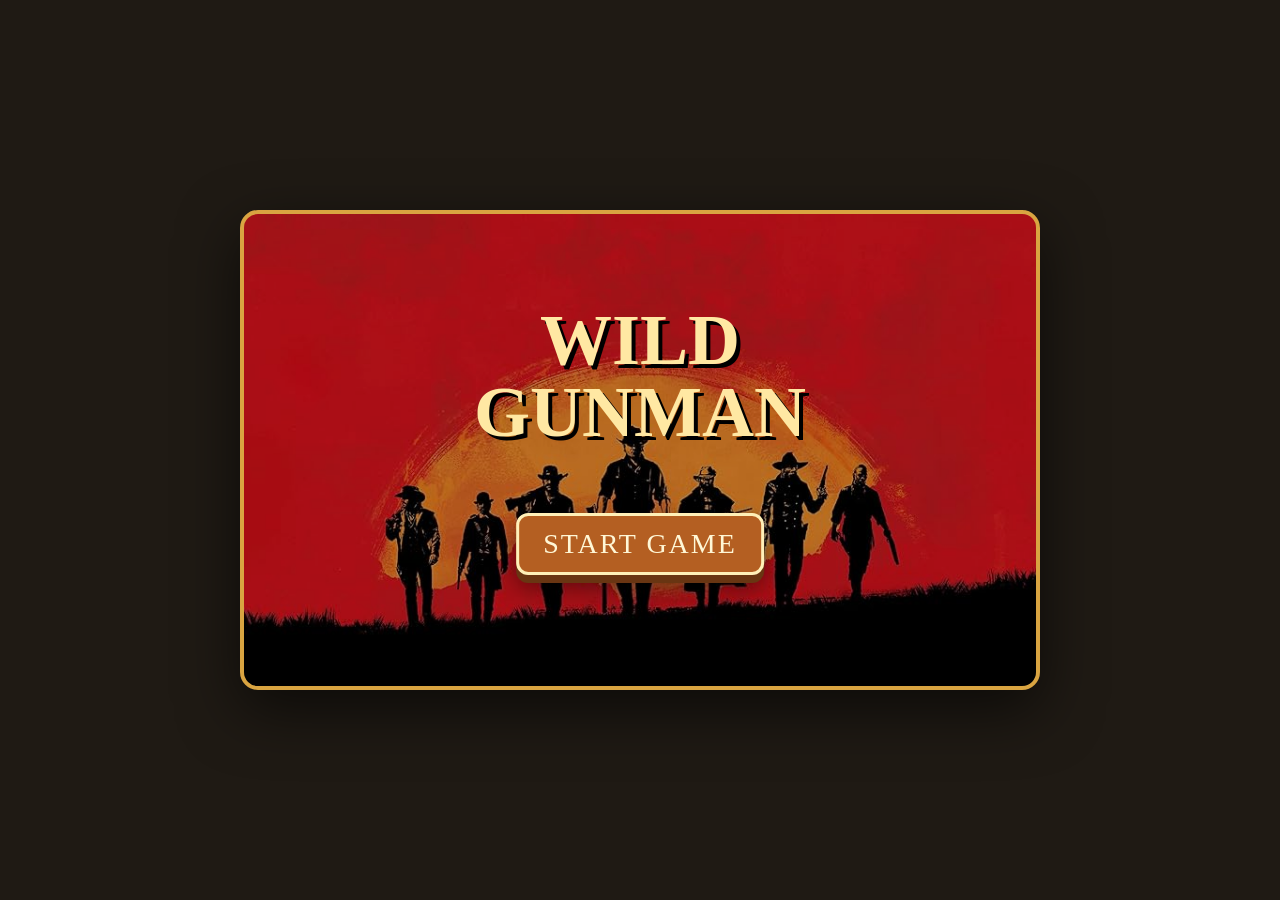
<file: index.html>
<!DOCTYPE html>
<html lang="en">
<head lang="en">
    <meta charset="UTF-8">
    <title>Wild Gunman</title>
    <link rel="stylesheet" href="css/style.css"/>
</head>
<body>
<section class="game-menu">
    <h1 class="game-menu__title">Wild Gunman</h1>
    <button class="button button-start-game">Start Game</button>
</section>

<div class="wrapper">
    <section class="game-panels">
        <div class="players-panel">
            <div class="players-panel__you">Time.You</div>
            <div class="players-panel__gunman">Gunman</div>
        </div>
        <div class="white-line"></div>
        <div class="time-panel">
            <div class="time-panel__you">0.00</div>
            <div class="time-panel__gunman">0.00</div>
        </div>
        <div class="score-panel">
            <div class="score-panel__score">Score:<span class="score-panel__score_num">0</span></div>
            <div class="score-panel__level">Level 1</div>
        </div>
    </section>

    <div class="message"></div>

    <section class="game-screen">
        <div class="gunman"></div>
        <button class="button button-restart">Restart</button>
        <button class="button button-next-level">Next Level</button>
    </section>
</div>

<section class="win-screen">
    <h2 class="win-screen__title">You have won the game!</h2>
    <div class="score-panel__score">Score:<span class="score-panel__win-score_num">0</span></div>
</section>
<script src="js/script.js"></script>
</body>
</html>
</file>
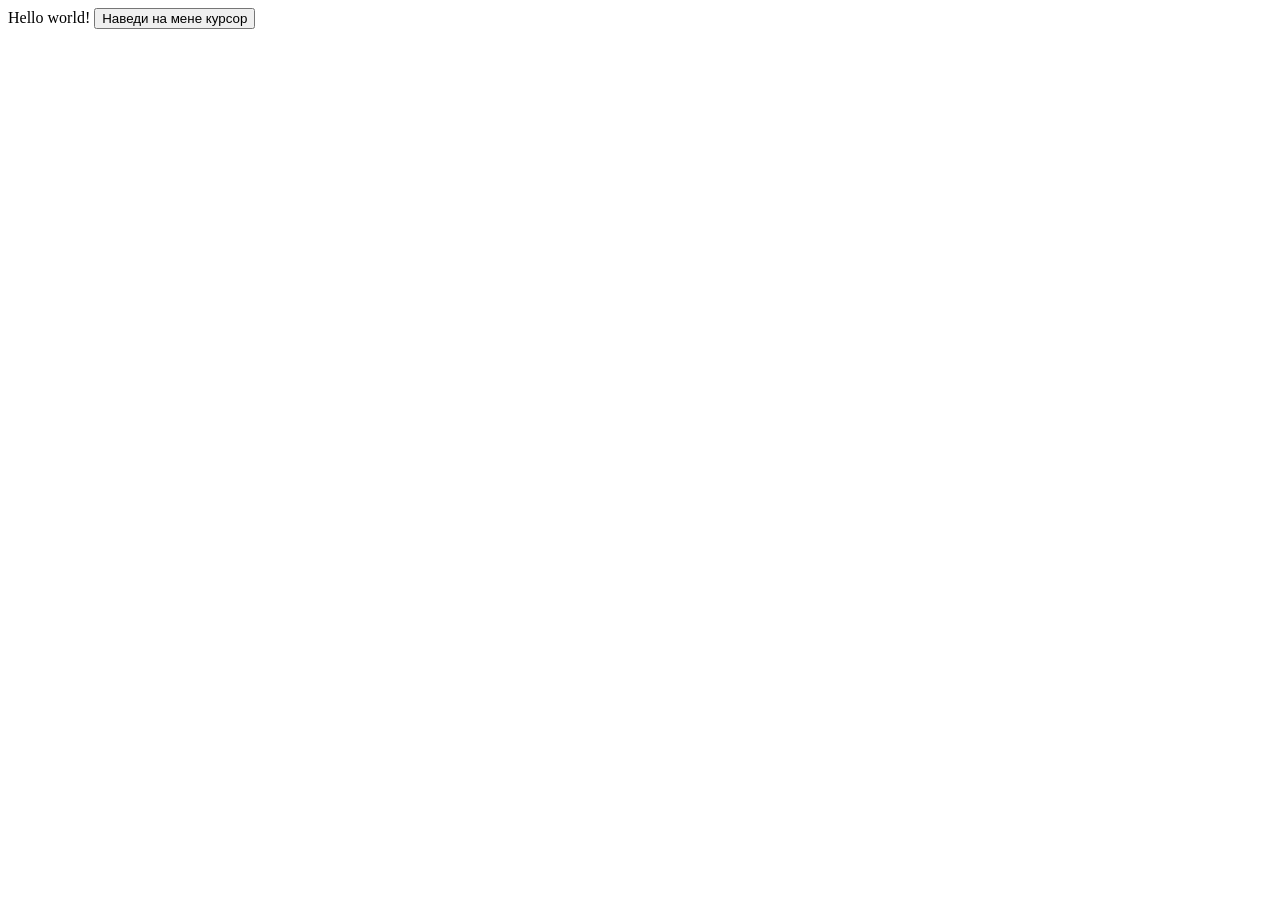
<file: lab1/index.html>
<!DOCTYPE html>
<html lang="uk">
<head>
    <meta charset="UTF-8">
    <meta name="viewport" content="width=device-width, initial-scale=1.0">
</head>
<body>

    <span>Hello world!</span>
    
    
    <button id="hoverButton">Наведи на мене курсор</button>

    <script src="script.js"></script>
</body>
</html>
</file>
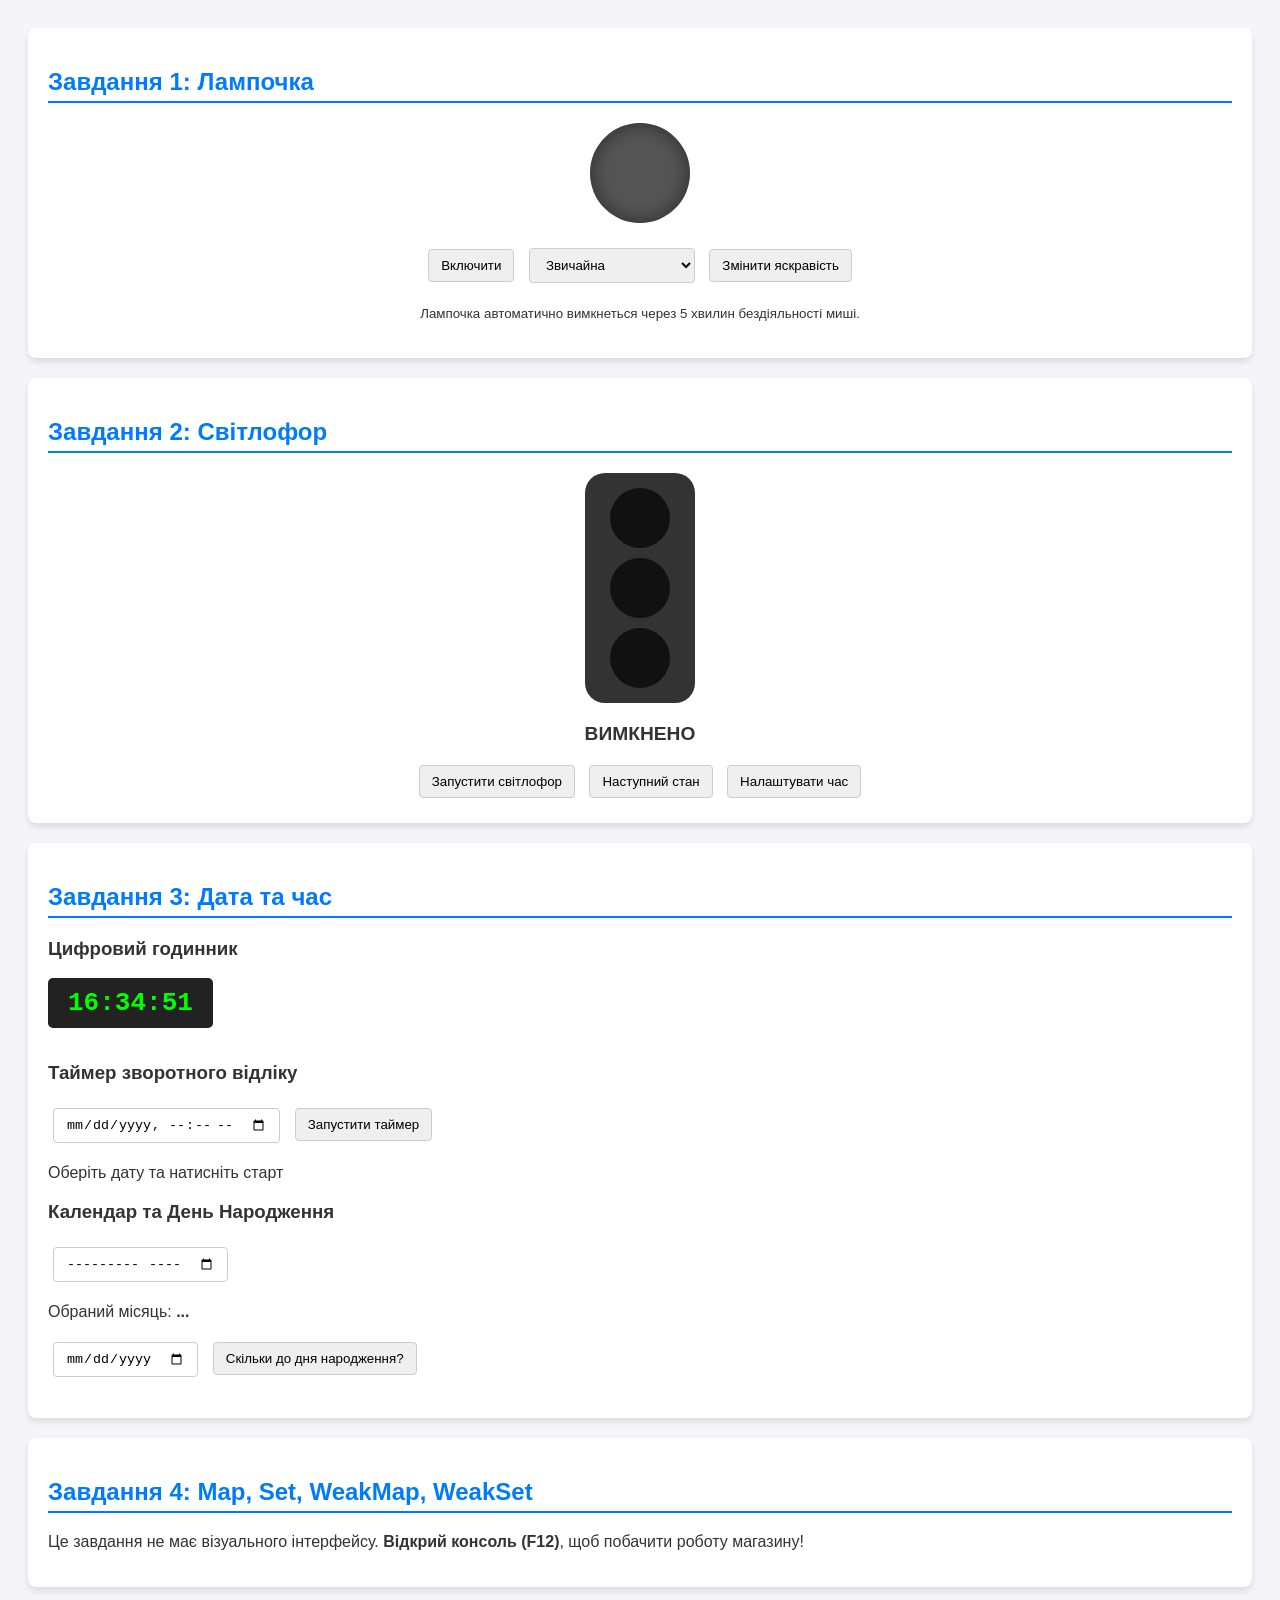
<file: lab5/index.html>
<!DOCTYPE html>
<html lang="uk">
<head>
    <meta charset="UTF-8">
    <title>Лабораторна робота: DOM, Таймери, Map/Set</title>
    <link rel="stylesheet" href="style.css">
</head>
<body>

    <div class="task-section">
        <h2>Завдання 1: Лампочка</h2>
        <div id="bulb" class="bulb off"></div>
        <div class="controls">
            <button id="toggleBulbBtn">Включити</button>
            <select id="bulbType">
                <option value="normal">Звичайна</option>
                <option value="led">Світлодіодна (LED)</option>
                <option value="energy">Енергозберігаюча</option>
            </select>
            <button id="brightnessBtn">Змінити яскравість</button>
            <p><small>Лампочка автоматично вимкнеться через 5 хвилин бездіяльності миші.</small></p>
        </div>
    </div>

    <div class="task-section">
        <h2>Завдання 2: Світлофор</h2>
        <div class="traffic-light">
            <div id="tl-red" class="circle red"></div>
            <div id="tl-yellow" class="circle yellow"></div>
            <div id="tl-green" class="circle green"></div>
        </div>
        <div id="tl-status" class="status-text">Вимкнено</div>
        <div class="controls">
            <button id="tl-start">Запустити світлофор</button>
            <button id="tl-next">Наступний стан</button>
            <button id="tl-settings">Налаштувати час</button>
        </div>
    </div>

    <div class="task-section">
        <h2>Завдання 3: Дата та час</h2>
        
        <h3>Цифровий годинник</h3>
        <div class="clock">
            <span id="hours">00</span><span class="blink">:</span><span id="minutes">00</span><span class="blink">:</span><span id="seconds">00</span>
        </div>

        <h3>Таймер зворотного відліку</h3>
        <input type="datetime-local" id="countdownInput">
        <button id="startCountdownBtn">Запустити таймер</button>
        <p id="countdownDisplay">Оберіть дату та натисніть старт</p>

        <h3>Календар та День Народження</h3>
        <input type="month" id="calendarInput">
        <p>Обраний місяць: <strong id="calendarDisplay">...</strong></p>
        
        <input type="date" id="bdayInput">
        <button id="bdayBtn">Скільки до дня народження?</button>
        <p id="bdayDisplay"></p>
    </div>

    <div class="task-section">
        <h2>Завдання 4: Map, Set, WeakMap, WeakSet</h2>
        <p>Це завдання не має візуального інтерфейсу. <strong>Відкрий консоль (F12)</strong>, щоб побачити роботу магазину!</p>
    </div>

    <script src="task1_bulb.js"></script>
    <script src="task2_traffic.js"></script>
    <script src="task3_time.js"></script>
    <script src="task4_store.js"></script>
</body>
</html>
</file>
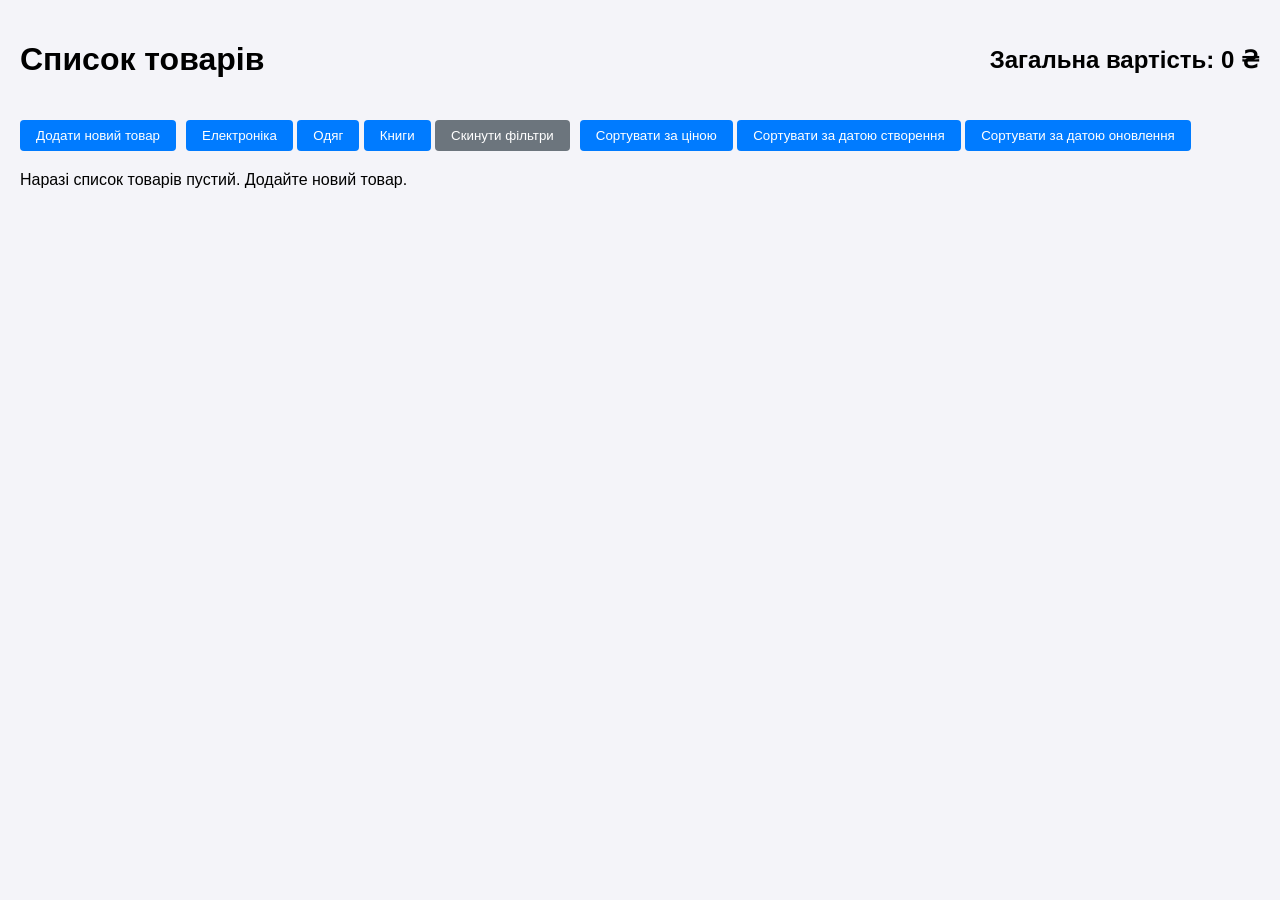
<file: lab6/index.html>
<!DOCTYPE html>
<html lang="uk">
<head>
    <meta charset="UTF-8">
    <meta name="viewport" content="width=device-width, initial-scale=1.0">
    <title>Список товарів</title>
    <link rel="stylesheet" href="style.css">
    <script src="script.js" defer></script>
</head>
<body>
    <header>
        <h1>Список товарів</h1>
        <h2 id="total-price">Загальна вартість: 0 ₴</h2>
    </header>

    <div class="controls">
        <button id="btn-add">Додати новий товар</button>
        <div id="filters">
            <button data-category="Електроніка" class="filter-btn">Електроніка</button>
            <button data-category="Одяг" class="filter-btn">Одяг</button>
            <button data-category="Книги" class="filter-btn">Книги</button>
            <button id="btn-reset-filter" style="background-color: #6c757d;">Скинути фільтри</button>
        </div>
        <div id="sorting">
            <button data-sort="price" class="sort-btn">Сортувати за ціною</button>
            <button data-sort="dateCreated" class="sort-btn">Сортувати за датою створення</button>
            <button data-sort="dateUpdated" class="sort-btn">Сортувати за датою оновлення</button>
        </div>
    </div>

    <div id="empty-message">Наразі список товарів пустий. Додайте новий товар.</div>
    
    <div id="product-list"></div>

    <div id="modal" class="modal">
        <form id="product-form" class="modal-content">
            <h3 id="modal-title">Додати товар</h3>
            <input type="hidden" id="prod-id">
            <input type="text" id="prod-name" placeholder="Назва товару" required>
            <input type="number" id="prod-price" placeholder="Ціна" required min="1">
            <select id="prod-category" required>
                <option value="" disabled selected>Оберіть категорію</option>
                <option value="Електроніка">Електроніка</option>
                <option value="Одяг">Одяг</option>
                <option value="Книги">Книги</option>
            </select>
            <input type="url" id="prod-img" placeholder="URL зображення" required>
            <div style="display: flex; gap: 10px; margin-top: 10px;">
                <button type="submit">Зберегти</button>
                <button type="button" id="btn-close-modal" style="background-color: #6c757d;">Скасувати</button>
            </div>
        </form>
    </div>

    <div id="snackbar"></div>
</body>
</html>
</file>
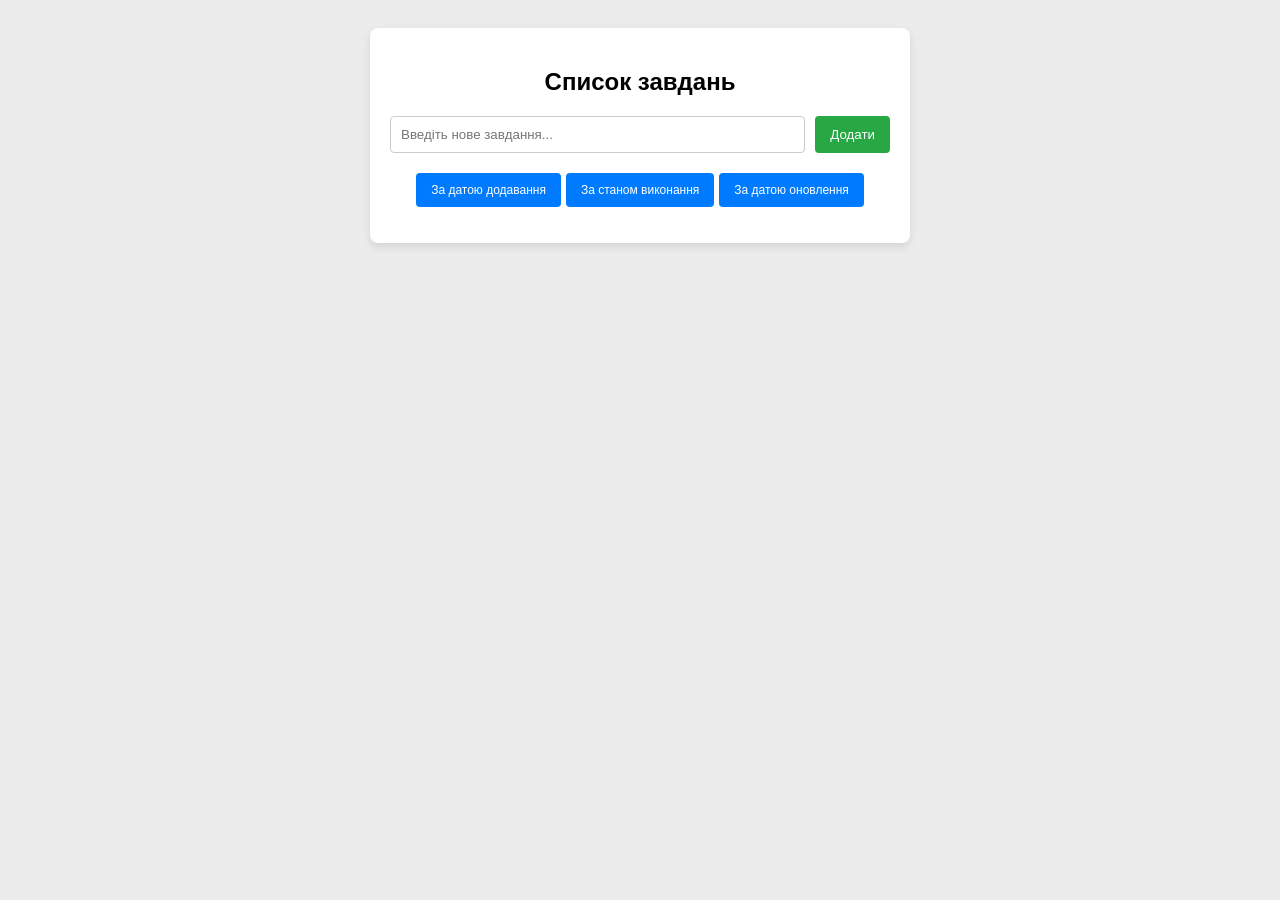
<file: lab6/todo.html>
<!DOCTYPE html>
<html lang="uk">
<head>
    <meta charset="UTF-8">
    <meta name="viewport" content="width=device-width, initial-scale=1.0">
    <title>To-Do List</title>
    <link rel="stylesheet" href="todo-style.css">
    <script src="todo-script.js" defer></script>
</head>
<body>
    <div class="todo-container">
        <h2>Список завдань</h2>
        
        <form id="todo-form">
            <input type="text" id="task-input" placeholder="Введіть нове завдання..." required minlength="3">
            <button type="submit">Додати</button>
        </form>

        <div class="controls" id="sort-controls">
            <button data-sort="dateAdded">За датою додавання</button>
            <button data-sort="status">За станом виконання</button>
            <button data-sort="dateUpdated">За датою оновлення</button>
        </div>

        <ul id="todo-list"></ul>
    </div>
</body>
</html>
</file>
<file: css/style.css>
html {
    cursor: url("../img/cursor.png"), auto;
}

* {
    box-sizing: border-box;
}

body {
    margin: 0;
    min-height: 100vh;
    background: #1f1a14;
    font-family: "Digital-7", serif;
    color: #fff;
    overflow: hidden;
}

.game-menu {
    position: absolute;
    top: 50%;
    left: 50%;
    width: 800px;
    height: 480px;
    transform: translate(-50%, -50%);
    background: #2b2118 url("../img/main-background.png") center / cover no-repeat;
    border: 4px solid #d9a441;
    border-radius: 18px;
    box-shadow: 0 20px 60px rgba(0, 0, 0, 0.6);
    overflow: hidden;
}

.game-menu::before {
    content: "";
    position: absolute;
    inset: 0;
    background: rgba(0, 0, 0, 0.25);
}

.game-menu__title {
    position: absolute;
    top: 90px;
    left: 50%;
    transform: translateX(-50%);
    margin: 0;
    z-index: 2;
    font-size: 72px;
    line-height: 1;
    text-align: center;
    text-transform: uppercase;
    color: #ffe8a3;
    text-shadow: 4px 4px 0 #000;
}

.button {
    position: fixed;
    left: 50%;
    top: 70%;
    transform: translate(-50%, -50%);
    z-index: 1001;

    min-width: 180px;
    padding: 14px 24px;

    border: 3px solid #fff0b8;
    border-radius: 12px;
    outline: none;

    background: #b45f22;
    color: #fff7d6;

    font-family: "Digital-7", serif;
    font-size: 28px;
    line-height: 1;
    text-transform: uppercase;
    letter-spacing: 2px;

    cursor: pointer;
    box-shadow: 0 8px 0 #693512, 0 12px 24px rgba(0, 0, 0, 0.45);
    transition: transform 0.15s ease, background 0.15s ease, box-shadow 0.15s ease;
}

.button:hover {
    background: #d47a2c;
    transform: translate(-50%, -54%);
}

.button:active {
    transform: translate(-50%, -46%);
    box-shadow: 0 3px 0 #693512, 0 8px 16px rgba(0, 0, 0, 0.45);
}

.button-restart,
.button-next-level {
    display: none;
    top: 88%;
}

.button-next-level {
    background: #3f8f3f;
    box-shadow: 0 8px 0 #1f4f1f, 0 12px 24px rgba(0, 0, 0, 0.45);
}

.button-next-level:hover {
    background: #54ad54;
}

/* =========================
   WRAPPER
========================= */

.wrapper {
    display: none;
    position: fixed;
    left: 50%;
    top: 55%;
    width: 900px;
    height: 750px;
    transform: translate(-50%, -50%);
}

/* =========================
   GAME SCREEN
========================= */

.game-screen {
    display: none;
    position: fixed;
    left: 50%;
    top: 50%;

    width: 800px;
    height: 480px;

    transform: translate(-50%, -50%);
    overflow: hidden;

    background: url("../img/bg.png") center / cover no-repeat;
    border: 4px solid #d9a441;
    border-radius: 18px;
    box-shadow: 0 18px 50px rgba(0, 0, 0, 0.65);
}

.game-screen::before {
    content: "";
    position: absolute;
    inset: 0;
    pointer-events: none;
    background: linear-gradient(
            to bottom,
            rgba(0, 0, 0, 0.12),
            rgba(0, 0, 0, 0.02),
            rgba(0, 0, 0, 0.2)
    );
}

.game-screen--death {
    animation: player-death 3s linear;
}

@keyframes player-death {
    0% {
        box-shadow: inset 0 0 420px rgba(200, 0, 0, 0.65);
    }

    40% {
        box-shadow: inset 0 0 260px rgba(200, 0, 0, 0.5);
    }

    100% {
        box-shadow: inset 0 0 120px rgba(200, 0, 0, 0.45);
    }
}

.message {
    position: absolute;
    left: 50%;
    top: 30%;
    z-index: 1000;
    transform: translate(-50%, -50%);

    color: #fff7d6;
    text-align: center;
    text-transform: uppercase;
    text-shadow: 4px 4px 0 #000;
}

.message--fire {
    width: 116px;
    height: 68px;
    left: 60%;
    top: 36%;
    background: url("../img/fire-right.png") center / contain no-repeat;
}

.message--dead,
.message--win {
    min-width: 320px;
    padding: 18px 28px;

    border: 3px solid #fff0b8;
    border-radius: 14px;

    background: rgba(20, 12, 6, 0.85);
    font-size: 42px;
    letter-spacing: 2px;
}

.message--dead {
    color: #ff5b4d;
}

.message--win {
    color: #84ff72;
}

.game-panels {
    display: none;
}

.players-panel,
.time-panel,
.score-panel {
    position: absolute;
    z-index: 700;

    color: #fff7d6;
    font-family: "Digital-7", serif;
    text-transform: uppercase;
    text-align: center;
}

.players-panel {
    top: 35px;
    left: 50%;
    display: flex;
    gap: 12px;
    transform: translateX(-50%);
}

.players-panel__you,
.players-panel__gunman {
    min-width: 145px;
    padding: 8px 12px;

    background: rgba(31, 26, 20, 0.9);
    border: 2px solid #d9a441;
    border-radius: 10px;

    font-size: 22px;
    letter-spacing: 1px;
}

.time-panel {
    top: 92px;
    left: 50%;
    display: flex;
    gap: 18px;
    transform: translateX(-50%);
}

.time-panel__you,
.time-panel__gunman {
    min-width: 145px;
    padding: 10px 12px;

    background: #111;
    border: 2px solid #d9a441;
    border-radius: 12px;

    color: #80d010;
    font-size: 54px;
    line-height: 1;
}

.score-panel__score {
    position: absolute;
    left: 190px;
    top: 610px;

    min-width: 220px;
    padding: 12px 18px;

    background: rgba(31, 26, 20, 0.92);
    border: 2px solid #d9a441;
    border-radius: 12px;

    font-size: 30px;
    letter-spacing: 1px;
}

.score-panel__level {
    position: absolute;
    right: 140px;
    top: 610px;

    min-width: 170px;
    padding: 12px 18px;

    background: rgba(31, 26, 20, 0.92);
    border: 2px solid #d9a441;
    border-radius: 12px;

    font-size: 30px;
    letter-spacing: 1px;
}

.white-line {
    display: none;
}

.win-screen {
    display: none;
    position: absolute;
    top: 50%;
    left: 50%;

    width: 800px;
    height: 480px;

    transform: translate(-50%, -50%);
    background: #2b2118 url("../img/win-bg.png") center / cover no-repeat;
    border: 4px solid #d9a441;
    border-radius: 18px;
    box-shadow: 0 20px 60px rgba(0, 0, 0, 0.65);
    overflow: hidden;
}

.win-screen::before {
    content: "";
    position: absolute;
    inset: 0;
    background: rgba(0, 0, 0, 0.28);
}

.win-screen__title {
    position: absolute;
    top: 125px;
    left: 50%;
    z-index: 2;

    width: 90%;
    margin: 0;
    transform: translateX(-50%);

    color: #ffe8a3;
    font-size: 56px;
    line-height: 1.1;
    text-transform: uppercase;
    text-align: center;
    text-shadow: 4px 4px 0 #000;
}

.win-screen .score-panel__score {
    left: 50%;
    top: 310px;
    z-index: 2;
    transform: translateX(-50%);
}

.gunman {
    position: absolute;
    left: 800px;
    bottom: 85px;
    z-index: 900;
    width: 130px;
    height: 260px;
}

.gunman-level-1 {
    background: url("../img/gunman.png") 0 0;
    animation: gunman-level-1__walk 1s steps(3) infinite;
}

.gunman-level-1__standing {
    background-position: -400px 0;
}

.gunman-level-1__ready {
    background-position: -808px 0;
}

.gunman-level-1__shooting {
    animation: gunman-level-1__duel 0.5s step-start;
    animation-iteration-count: 1;
    background-position: -940px 0;
    width: 135px;
    left: 340px;
}

.gunman-level-1__death {
    animation: gunman-level-1__death 1s steps(4);
    background-position: -1616px 0;
    width: 128px;
    left: 340px;
}

@keyframes gunman-level-1__walk {
    from {
        background-position: 0 0;
    }

    to {
        background-position: -390px 0;
    }
}

@keyframes gunman-level-1__duel {
    from {
        background-position: -800px 0;
    }

    to {
        background-position: -940px 0;
    }
}

@keyframes gunman-level-1__death {
    from {
        background-position: -1215px 0;
    }

    to {
        background-position: -1750px 0;
    }
}

.gunman-level-2 {
    height: 300px;
    width: 130px;
    background: url("../img/gunman.png") 0 -268px;
    animation: gunman-level-2__walk 1s steps(3) infinite;
}

.gunman-level-2__standing {
    background-position: 0 -268px;
}

.gunman-level-2__ready {
    background-position: -384px -272px;
}

.gunman-level-2__shooting {
    animation: gunman-level-2__duel 0.5s step-start;
    animation-iteration-count: 1;
    background-position: -625px -268px;
    width: 110px;
    left: 340px;
}

.gunman-level-2__death {
    animation: gunman-level-2__death 1s steps(2);
    background-position: -948px -268px;
    width: 120px;
    left: 340px;
}

@keyframes gunman-level-2__walk {
    from {
        background-position: 0 -268px;
    }

    to {
        background-position: -410px -268px;
    }
}

@keyframes gunman-level-2__duel {
    0% {
        background-position: -410px -268px;
    }

    33% {
        background-position: -520px -268px;
    }

    66% {
        background-position: -625px -268px;
    }
}

@keyframes gunman-level-2__death {
    from {
        background-position: -835px -268px;
    }

    to {
        background-position: -1090px -268px;
    }
}

.gunman-level-3 {
    height: 320px;
    width: 110px;
    background: url("../img/gunman.png") 0 -578px;
    animation: gunman-level-3__walk 1s steps(3) infinite;
}

.gunman-level-3__standing {
    background-position: 0 -578px;
}

.gunman-level-3__ready {
    background-position: -342px -578px;
}

.gunman-level-3__shooting {
    animation: gunman-level-3__duel 1s step-start;
    animation-iteration-count: 1;
    background-position: -455px -578px;
    left: 340px;
}

.gunman-level-3__death {
    animation: gunman-level-3__death 0.5s steps(1);
    background-position: -822px -578px;
    width: 130px;
    left: 340px;
}

@keyframes gunman-level-3__walk {
    from {
        background-position: 0 -578px;
    }

    to {
        background-position: -330px -578px;
    }
}

@keyframes gunman-level-3__duel {
    0% {
        background-position: -822px -578px;
    }

    33% {
        background-position: -710px -578px;
    }

    66% {
        background-position: -455px -578px;
    }
}

@keyframes gunman-level-3__death {
    from {
        background-position: -690px -578px;
    }

    to {
        background-position: -822px -578px;
    }
}

.gunman-level-4 {
    height: 260px;
    background: url("../img/gunman.png") 0 -910px;
    animation: gunman-level-4__walk 1s steps(3) infinite;
}

.gunman-level-4__standing {
    background-position: 0 -910px;
}

.gunman-level-4__ready {
    background-position: -400px -912px;
}

.gunman-level-4__shooting {
    animation: gunman-level-4__duel 1s step-start;
    animation-iteration-count: 1;
    background-position: -665px -910px;
    left: 340px;
}

.gunman-level-4__death {
    animation: gunman-level-4__death 0.5s steps(1);
    background-position: -1067px -910px;
    width: 130px;
    left: 340px;
}

@keyframes gunman-level-4__walk {
    from {
        background-position: 0 -910px;
    }

    to {
        background-position: -396px -910px;
    }
}

@keyframes gunman-level-4__duel {
    0% {
        background-position: -405px -910px;
    }

    33% {
        background-position: -535px -910px;
    }

    66% {
        background-position: -665px -910px;
    }
}

@keyframes gunman-level-4__death {
    from {
        background-position: -937px -910px;
    }

    to {
        background-position: -1067px -910px;
    }
}

.gunman-level-5 {
    height: 290px;
    width: 135px;
    background: url("../img/gunman.png") 0 -1170px;
    animation: gunman-level-5__walk 1s steps(3) infinite;
}

.gunman-level-5__standing {
    background-position: 0 -1170px;
}

.gunman-level-5__ready {
    background-position: -390px -1184px;
}

.gunman-level-5__shooting {
    animation: gunman-level-5__duel 1s step-start;
    animation-iteration-count: 1;
    width: 130px;
    background-position: -650px -1170px;
    left: 340px;
}

.gunman-level-5__death {
    animation: gunman-level-5__death 0.5s steps(1);
    background-position: -1168px -1170px;
    width: 100px;
    left: 340px;
}

@keyframes gunman-level-5__walk {
    from {
        background-position: 0 -1170px;
    }

    to {
        background-position: -396px -1170px;
    }
}

@keyframes gunman-level-5__duel {
    0% {
        background-position: -400px -1170px;
    }

    33% {
        background-position: -525px -1170px;
    }

    66% {
        background-position: -650px -1170px;
    }
}

@keyframes gunman-level-5__death {
    from {
        background-position: -1038px -1170px;
        width: 130px;
    }

    to {
        background-position: -1168px -1170px;
        width: 100px;
    }
}

.moving-left {
    left: 340px;
    transition: left 2s linear;
}

.gunman-right {
    left: unset;
    right: 800px;
}

.moving-right {
    right: 340px;
    transition: right 2s linear;
}

.standing {
    left: 340px;
    animation: none;
}

@media (max-width: 900px) {
    .game-menu,
    .game-screen,
    .win-screen {
        width: 95vw;
        max-width: 800px;
    }

    .wrapper {
        width: 100vw;
    }

    .game-menu__title {
        font-size: 54px;
    }

    .score-panel__score {
        left: 25%;
    }

    .score-panel__level {
        right: 8%;
    }
}
</file>
<file: lab5/style.css>
body { font-family: 'Segoe UI', Tahoma, sans-serif; background: #f4f4f9; color: #333; padding: 20px; }
.task-section { background: white; padding: 20px; border-radius: 8px; margin-bottom: 20px; box-shadow: 0 4px 6px rgba(0,0,0,0.1); }
h2 { border-bottom: 2px solid #007bff; padding-bottom: 5px; color: #007bff; }
button, select, input { padding: 8px 12px; margin: 5px; border: 1px solid #ccc; border-radius: 4px; cursor: pointer; }
button:hover { background: #e9ecef; }
.controls { text-align: center; margin-top: 15px; }

/* Завдання 1: Лампочка */
.bulb { width: 100px; height: 100px; border-radius: 50%; background: #555; margin: 20px auto; transition: all 0.3s; box-shadow: inset 0 0 20px rgba(0,0,0,0.5); }
.bulb.on { background: #ffeb3b; box-shadow: 0 0 50px #ffeb3b, inset 0 0 20px #fff; }
.bulb.on.led { background: #e0f7fa; box-shadow: 0 0 50px #00bcd4, inset 0 0 20px #fff; }
.bulb.on.energy { background: #f1f8e9; box-shadow: 0 0 50px #8bc34a, inset 0 0 20px #fff; }

/* Завдання 2: Світлофор */
.traffic-light { background: #333; width: 80px; padding: 15px; border-radius: 20px; margin: 20px auto; display: flex; flex-direction: column; gap: 10px; }
.circle { width: 60px; height: 60px; border-radius: 50%; background: #111; margin: 0 auto; transition: background 0.3s; }
.circle.red.active { background: #ff3b3b; box-shadow: 0 0 30px #ff3b3b; }
.circle.yellow.active { background: #ffeb3b; box-shadow: 0 0 30px #ffeb3b; }
.circle.green.active { background: #4caf50; box-shadow: 0 0 30px #4caf50; }
.status-text { text-align: center; font-weight: bold; font-size: 1.2em; text-transform: uppercase; margin-top: 10px; }

/* Завдання 3: Годинник */
.clock { font-size: 2em; font-weight: bold; font-family: monospace; background: #222; color: #0f0; padding: 10px 20px; border-radius: 5px; display: inline-block; margin-bottom: 15px; }
.blink { animation: blinker 1s linear infinite; }
@keyframes blinker { 50% { opacity: 0; } }
</file>
<file: lab6/style.css>
/* Базові стилі для сторінки */
body { font-family: sans-serif; margin: 20px; background-color: #f4f4f9; }
header { display: flex; justify-content: space-between; align-items: center; margin-bottom: 20px; }
.controls { display: flex; gap: 10px; margin-bottom: 20px; flex-wrap: wrap; }

/* Стилі кнопок */
button { padding: 8px 16px; cursor: pointer; border: none; border-radius: 4px; background-color: #007bff; color: white; transition: 0.3s; }
button:hover { background-color: #0056b3; }

/* Grid-сітка для списку товарів (Адаптивність) */
#product-list { display: grid; grid-template-columns: repeat(auto-fill, minmax(250px, 1fr)); gap: 20px; }

/* Картка товару з анімацією появи */
.product-card { 
    background: white; padding: 15px; border-radius: 8px; 
    box-shadow: 0 2px 5px rgba(0,0,0,0.1); 
    animation: fadeIn 0.5s ease-in-out; /* CSS Анімація додавання */
}
.product-card img { max-width: 100%; height: 150px; object-fit: cover; border-radius: 4px; }
.card-actions { margin-top: 10px; display: flex; gap: 10px; }
.btn-delete { background-color: #dc3545; }
.btn-edit { background-color: #28a745; }

/* Модальне вікно */
.modal { display: none; position: fixed; top: 0; left: 0; width: 100%; height: 100%; background: rgba(0,0,0,0.5); justify-content: center; align-items: center; }
.modal.active { display: flex; } /* Цей клас додається через JS для показу вікна */
.modal-content { background: white; padding: 20px; border-radius: 8px; width: 300px; }
.modal-content input, .modal-content select { width: 100%; margin-bottom: 10px; padding: 8px; box-sizing: border-box; }

/* Snackbar (спливаюче повідомлення) */
#snackbar { visibility: hidden; min-width: 250px; background-color: #333; color: #fff; text-align: center; border-radius: 4px; padding: 16px; position: fixed; z-index: 1; right: 20px; bottom: 20px; }
#snackbar.show { visibility: visible; animation: fadein 0.5s, fadeout 0.5s 2.5s; }

/* Ключові кадри (keyframes) для анімацій */
@keyframes fadeIn { from { opacity: 0; transform: translateY(-10px); } to { opacity: 1; transform: translateY(0); } }
@keyframes fadein { from { bottom: 0; opacity: 0; } to { bottom: 20px; opacity: 1; } }
@keyframes fadeout { from { bottom: 20px; opacity: 1; } to { bottom: 0; opacity: 0; } }
</file>
<file: lab6/todo-style.css>
body { font-family: sans-serif; background: #ececec; display: flex; justify-content: center; padding: 20px; }
.todo-container { background: white; padding: 20px; border-radius: 8px; width: 100%; max-width: 500px; box-shadow: 0 4px 10px rgba(0,0,0,0.1); }
h2 { text-align: center; }

form { display: flex; gap: 10px; margin-bottom: 20px; }
input[type="text"] { flex: 1; padding: 10px; border: 1px solid #ccc; border-radius: 4px; }
button { padding: 10px 15px; border: none; background: #28a745; color: white; border-radius: 4px; cursor: pointer; }

.controls { display: flex; gap: 5px; margin-bottom: 15px; flex-wrap: wrap; justify-content: center; }
.controls button { background: #007bff; font-size: 12px; }

ul { list-style: none; padding: 0; }

/* Стилі завдання з анімацією появи */
li { display: flex; justify-content: space-between; align-items: center; padding: 10px; background: #f9f9f9; margin-bottom: 10px; border-radius: 4px; animation: slideIn 0.3s ease; transition: 0.3s; }

/* Стиль для виконаного завдання (цей клас перемикається через JS) */
li.completed { background: #d4edda; border-left: 5px solid #28a745; }
li.completed .task-text { text-decoration: line-through; color: #888; }

.task-text { flex: 1; cursor: pointer; margin-right: 10px; }
.task-actions { display: flex; gap: 5px; }
.btn-del { background: #dc3545; }
.btn-edit { background: #ffc107; color: black; }

@keyframes slideIn { from { opacity: 0; transform: translateX(-20px); } to { opacity: 1; transform: translateX(0); } }
</file>
